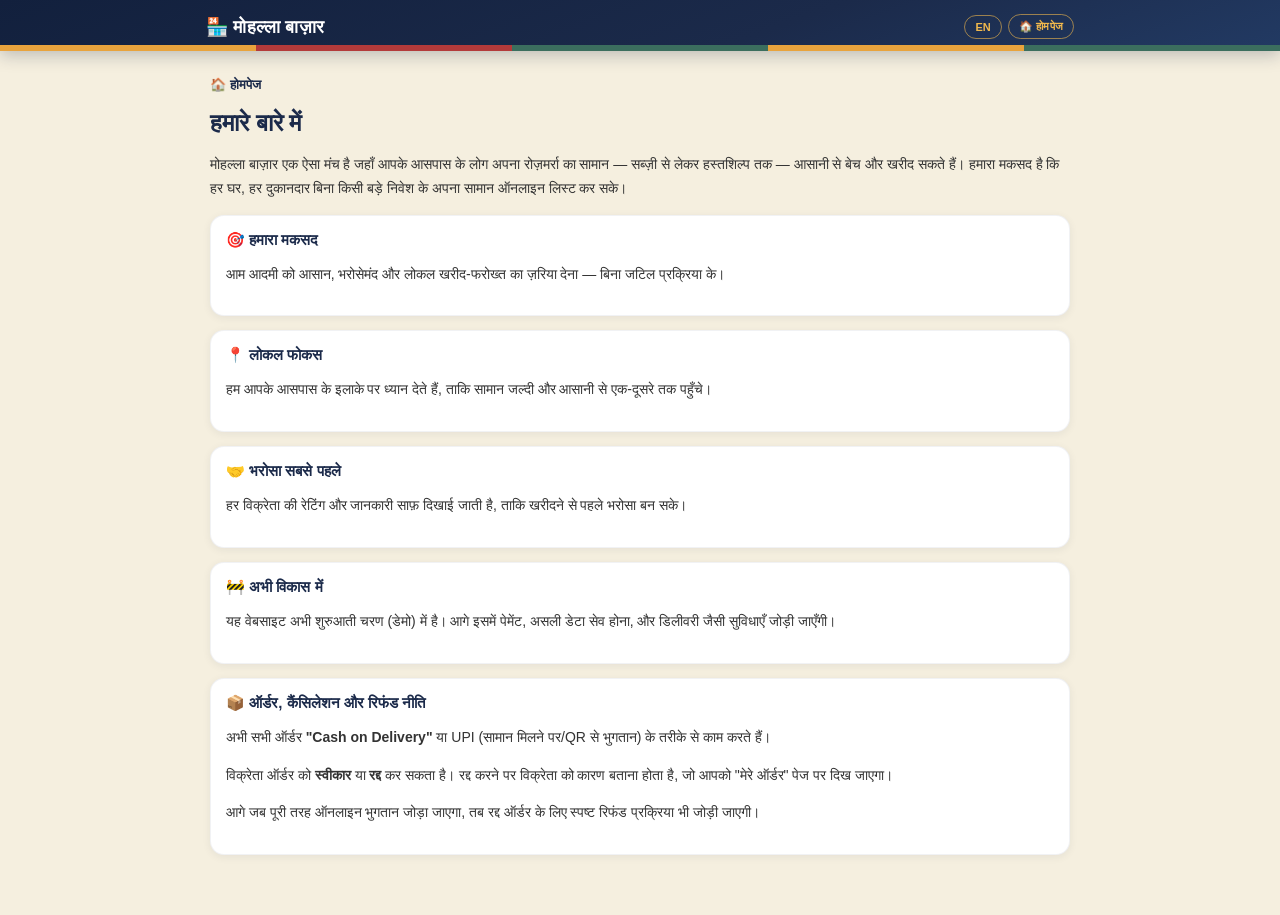
<file: about.html>
<!DOCTYPE html>
<html lang="hi">
<head>
  <meta charset="UTF-8">
  <meta name="viewport" content="width=device-width, initial-scale=1.0">
  <title>हमारे बारे में — मोहल्ला बाज़ार</title>
  <link rel="stylesheet" href="style.css">
</head>
<body>

  <header class="header">
    <div class="header-top">
      <div class="logo">🏪 <span data-i18n="appName">मोहल्ला बाज़ार</span></div>
      <div class="header-links">
        <button type="button" id="langToggleBtn" class="lang-btn">EN</button>
        <a href="index.html" class="about-link" data-i18n="homeLink">🏠 होमपेज</a>
      </div>
    </div>
    <div class="stripe">
      <span style="background:#E8A33D"></span>
      <span style="background:#B33A3A"></span>
      <span style="background:#3B6E5E"></span>
      <span style="background:#E8A33D"></span>
      <span style="background:#3B6E5E"></span>
    </div>
  </header>

  <div class="about-page">
    <a href="index.html" class="back-link" data-i18n="homeLink">← वापस होमपेज पर जाएँ</a>

    <h1 data-i18n="aboutTitle">हमारे बारे में</h1>
    <p data-i18n="aboutIntro">
      मोहल्ला बाज़ार एक ऐसा मंच है जहाँ आपके आसपास के लोग अपना रोज़मर्रा का सामान — सब्ज़ी से लेकर हस्तशिल्प तक — आसानी से बेच और खरीद सकते हैं। हमारा मकसद है कि हर घर, हर दुकानदार बिना किसी बड़े निवेश के अपना सामान ऑनलाइन लिस्ट कर सके।
    </p>

    <div class="about-card">
      <h3 data-i18n="aboutMissionTitle">🎯 हमारा मकसद</h3>
      <p data-i18n="aboutMissionText">आम आदमी को आसान, भरोसेमंद और लोकल खरीद-फरोख्त का ज़रिया देना — बिना जटिल प्रक्रिया के।</p>
    </div>

    <div class="about-card">
      <h3 data-i18n="aboutLocalTitle">📍 लोकल फोकस</h3>
      <p data-i18n="aboutLocalText">हम आपके आसपास के इलाके पर ध्यान देते हैं, ताकि सामान जल्दी और आसानी से एक-दूसरे तक पहुँचे।</p>
    </div>

    <div class="about-card">
      <h3 data-i18n="aboutTrustTitle">🤝 भरोसा सबसे पहले</h3>
      <p data-i18n="aboutTrustText">हर विक्रेता की रेटिंग और जानकारी साफ़ दिखाई जाती है, ताकि खरीदने से पहले भरोसा बन सके।</p>
    </div>

    <div class="about-card">
      <h3 data-i18n="aboutDevTitle">🚧 अभी विकास में</h3>
      <p data-i18n="aboutDevText">यह वेबसाइट अभी शुरुआती चरण (डेमो) में है। आगे इसमें पेमेंट, असली डेटा सेव होना, और डिलीवरी जैसी सुविधाएँ जोड़ी जाएँगी।</p>
    </div>

    <div class="about-card">
      <h3 data-i18n="aboutPolicyTitle">📦 ऑर्डर, कैंसिलेशन और रिफंड नीति</h3>
      <p>
        अभी सभी ऑर्डर <b>"Cash on Delivery"</b> या UPI (सामान मिलने पर/QR से भुगतान) के तरीके से काम करते हैं।
      </p>
      <p>
        विक्रेता ऑर्डर को <b>स्वीकार</b> या <b>रद्द</b> कर सकता है। रद्द करने पर विक्रेता को कारण बताना होता है, जो आपको "मेरे ऑर्डर" पेज पर दिख जाएगा।
      </p>
      <p>
        आगे जब पूरी तरह ऑनलाइन भुगतान जोड़ा जाएगा, तब रद्द ऑर्डर के लिए स्पष्ट रिफंड प्रक्रिया भी जोड़ी जाएगी।
      </p>
    </div>
  </div>

  <script src="translations.js"></script>
  <script>
    document.getElementById("langToggleBtn").addEventListener("click", () => {
      const newLang = window.i18n.getLang() === "hi" ? "en" : "hi";
      window.i18n.setLang(newLang);
      window.i18n.applyTranslations();
    });
    window.i18n.applyTranslations();
  </script>
</body>
</html>
</file>
<file: style.css>
* {
  box-sizing: border-box;
}

body {
  margin: 0;
  font-family: 'Noto Sans Devanagari', 'Noto Sans', sans-serif;
  background-color: #F5EFDF;
  color: #1A1A1A;
}

/* ===== हेडर ===== */
.header {
  background: linear-gradient(160deg, #12203D 0%, #1B2A4A 60%, #223a63 100%);
  color: white;
  position: sticky;
  top: 0;
  z-index: 20;
  box-shadow: 0 4px 16px rgba(18,32,61,0.25);
}

.header-top {
  display: flex;
  align-items: center;
  justify-content: space-between;
  padding: 14px 16px 6px;
  font-weight: 800;
  font-size: 18px;
  letter-spacing: 0.2px;
}

.header-links {
  display: flex;
  gap: 6px;
  align-items: center;
}

.menu-btn {
  background: transparent;
  border: none;
  color: white;
  font-size: 22px;
  padding: 4px 8px;
  margin-right: 4px;
}

.about-link, .seller-link {
  color: #F0B84D;
  text-decoration: none;
  font-size: 11px;
  font-weight: 600;
  border: 1px solid rgba(240,184,77,0.6);
  padding: 5px 10px;
  border-radius: 20px;
  white-space: nowrap;
  transition: background 0.2s ease, transform 0.15s ease;
}

.about-link:active, .seller-link:active {
  background: rgba(240,184,77,0.15);
  transform: scale(0.96);
}

.lang-btn {
  background: transparent;
  border: 1px solid rgba(240,184,77,0.6);
  color: #F0B84D;
  padding: 5px 10px;
  border-radius: 20px;
  font-size: 11px;
  font-weight: 700;
}

.location {
  padding: 0 16px 8px;
  color: #F0B84D;
  font-size: 12px;
  opacity: 0.95;
}

.search-box {
  padding: 0 16px 14px;
}

.search-box input {
  width: 100%;
  padding: 11px 14px;
  border-radius: 12px;
  border: none;
  outline: none;
  font-size: 14px;
  font-family: inherit;
  box-shadow: 0 2px 8px rgba(0,0,0,0.15) inset, 0 2px 6px rgba(0,0,0,0.1);
  transition: box-shadow 0.2s ease;
}

.search-box input:focus {
  box-shadow: 0 0 0 2px #F0B84D;
}

.sort-row {
  padding: 0 16px 12px;
}

.sort-row select {
  width: 100%;
  padding: 9px 12px;
  border-radius: 10px;
  border: none;
  font-size: 13px;
  font-family: inherit;
  color: #1B2A4A;
  font-weight: 600;
}

.stripe {
  display: flex;
  height: 6px;
}

.stripe span {
  flex: 1;
}

/* ===== साइड मेन्यू ===== */
.side-menu-overlay {
  display: none;
  position: fixed;
  inset: 0;
  background: rgba(10,16,30,0.5);
  z-index: 40;
}

.side-menu-overlay.show {
  display: block;
}

.side-menu {
  background: #FAF5EA;
  width: 78%;
  max-width: 300px;
  height: 100%;
  box-shadow: 4px 0 20px rgba(0,0,0,0.2);
  animation: slideInLeft 0.2s ease;
}

@keyframes slideInLeft {
  from { transform: translateX(-100%); }
  to { transform: translateX(0); }
}

.side-menu-header {
  background: #1B2A4A;
  color: white;
  padding: 18px 16px;
  display: flex;
  justify-content: space-between;
  align-items: center;
  font-weight: 800;
  font-size: 16px;
}

.close-menu-btn {
  background: transparent;
  border: none;
  color: white;
  font-size: 18px;
}

.side-menu-item {
  display: block;
  padding: 14px 18px;
  color: #1A1A1A;
  text-decoration: none;
  font-size: 14px;
  font-weight: 500;
  border-bottom: 1px solid rgba(27,42,74,0.08);
}

.side-menu-item:active {
  background: rgba(27,42,74,0.06);
}

/* ===== स्वागत बैनर ===== */
.welcome-banner {
  padding: 14px 16px 6px;
}

.welcome-greeting {
  font-size: 17px;
  font-weight: 800;
  color: #1B2A4A;
}

.welcome-sub {
  font-size: 12px;
  color: rgba(26,26,26,0.55);
  margin-top: 2px;
}

/* ===== श्रेणियाँ (categories) ===== */
.categories {
  display: flex;
  gap: 8px;
  overflow-x: auto;
  padding: 12px;
  background: #F5EFDF;
  border-bottom: 1px solid rgba(27,42,74,0.1);
  scroll-behavior: smooth;
}

.categories::-webkit-scrollbar {
  height: 4px;
}

.categories::-webkit-scrollbar-thumb {
  background: rgba(27,42,74,0.15);
  border-radius: 4px;
}

.cat-btn {
  flex: 0 0 auto;
  display: flex;
  flex-direction: column;
  align-items: center;
  gap: 2px;
  padding: 7px 13px;
  border-radius: 12px;
  border: 1px solid rgba(27,42,74,0.15);
  background: white;
  color: #1B2A4A;
  font-family: inherit;
  font-size: 11px;
  font-weight: 500;
  box-shadow: 0 1px 3px rgba(27,42,74,0.06);
  transition: background 0.2s ease, transform 0.15s ease, box-shadow 0.2s ease;
}

.cat-btn:active {
  transform: scale(0.95);
}

.cat-btn.active {
  background: #1B2A4A;
  color: white;
  border-color: #1B2A4A;
  box-shadow: 0 3px 10px rgba(27,42,74,0.35);
}

.cat-btn .emoji {
  font-size: 16px;
}

/* ===== प्रोडक्ट ग्रिड ===== */
.grid {
  padding: 12px;
  display: grid;
  grid-template-columns: 1fr 1fr;
  gap: 12px;
  padding-bottom: 90px;
}

.card {
  background: white;
  border-radius: 14px;
  overflow: hidden;
  border: 1px solid rgba(27,42,74,0.06);
  text-align: left;
  cursor: pointer;
  box-shadow: 0 2px 8px rgba(27,42,74,0.08);
  transition: transform 0.15s ease, box-shadow 0.2s ease;
  animation: fadeInUp 0.35s ease backwards;
  position: relative;
}

.card:active {
  transform: scale(0.97);
  box-shadow: 0 1px 4px rgba(27,42,74,0.1);
}

.card img {
  width: 100%;
  height: 110px;
  object-fit: cover;
  display: block;
  background: #EDE4D3;
}

.card-body {
  padding: 9px;
}

.card-title {
  font-size: 13px;
  font-weight: 500;
  min-height: 2.3em;
}

.card-price {
  font-weight: 800;
  color: #A8331F;
  font-size: 15px;
  margin-top: 4px;
}

.card-seller {
  font-size: 10px;
  color: rgba(26,26,26,0.5);
  margin-top: 2px;
}

.dist-badge {
  position: relative;
  top: -26px;
  left: 6px;
  display: inline-block;
  background: rgba(18,32,61,0.88);
  color: white;
  font-size: 10px;
  padding: 2px 7px;
  border-radius: 6px;
}

.card-featured-tag {
  position: absolute;
  top: 6px;
  right: 6px;
  background: #F0B84D;
  color: #1B2A4A;
  font-size: 10px;
  font-weight: 700;
  padding: 2px 7px;
  border-radius: 8px;
}

.wishlist-heart {
  position: absolute;
  top: 6px;
  left: 6px;
  background: rgba(255,255,255,0.9);
  border: none;
  width: 30px;
  height: 30px;
  border-radius: 50%;
  font-size: 15px;
  display: flex;
  align-items: center;
  justify-content: center;
  box-shadow: 0 2px 6px rgba(0,0,0,0.15);
}

@keyframes fadeInUp {
  from { opacity: 0; transform: translateY(8px); }
  to { opacity: 1; transform: translateY(0); }
}

/* ===== स्केलेटन लोडिंग ===== */
.skeleton-card {
  cursor: default;
}

.skeleton-img {
  width: 100%;
  height: 110px;
  background: linear-gradient(90deg, #EDE4D3 25%, #F5EFDF 37%, #EDE4D3 63%);
  background-size: 400% 100%;
  animation: shimmer 1.4s ease infinite;
}

.skeleton-line {
  height: 10px;
  border-radius: 4px;
  background: linear-gradient(90deg, #EDE4D3 25%, #F5EFDF 37%, #EDE4D3 63%);
  background-size: 400% 100%;
  animation: shimmer 1.4s ease infinite;
}

@keyframes shimmer {
  0% { background-position: 100% 0; }
  100% { background-position: -100% 0; }
}

/* ===== खाली स्क्रीन ===== */
.empty-state {
  grid-column: 1 / -1;
  text-align: center;
  padding: 50px 20px;
}

.empty-state-emoji {
  font-size: 40px;
  margin-bottom: 10px;
}

.empty-state-title {
  font-weight: 700;
  color: #1B2A4A;
  font-size: 15px;
  margin: 0;
}

.empty-state-sub {
  font-size: 12px;
  color: rgba(26,26,26,0.5);
  margin-top: 4px;
}

/* ===== फ्लोटिंग बटन ===== */
.fab {
  position: fixed;
  bottom: 20px;
  right: 20px;
  width: 58px;
  height: 58px;
  border-radius: 50%;
  background: linear-gradient(160deg, #F0B84D, #DE9A2C);
  color: #1B2A4A;
  border: none;
  font-size: 28px;
  font-weight: bold;
  box-shadow: 0 6px 16px rgba(222,154,44,0.45), 0 2px 4px rgba(0,0,0,0.15);
  transition: transform 0.15s ease, box-shadow 0.2s ease;
}

.fab:active {
  transform: scale(0.92);
  box-shadow: 0 3px 8px rgba(222,154,44,0.4);
}

/* ===== मॉडल / पॉपअप ===== */
.modal-overlay {
  display: none;
  position: fixed;
  inset: 0;
  background: rgba(10,16,30,0.5);
  z-index: 30;
  align-items: flex-end;
  justify-content: center;
  backdrop-filter: blur(2px);
}

.modal-overlay.show {
  display: flex;
}

.modal {
  background: white;
  width: 100%;
  max-width: 480px;
  border-radius: 20px 20px 0 0;
  padding: 18px;
  max-height: 85vh;
  overflow-y: auto;
  box-shadow: 0 -8px 30px rgba(0,0,0,0.2);
  animation: slideUp 0.25s ease;
}

@keyframes slideUp {
  from { transform: translateY(30px); opacity: 0.6; }
  to { transform: translateY(0); opacity: 1; }
}

.modal h2 {
  color: #1B2A4A;
  font-size: 18px;
}

.modal img {
  width: 100%;
  height: 180px;
  object-fit: cover;
  border-radius: 12px;
  background: #EDE4D3;
  box-shadow: 0 4px 12px rgba(27,42,74,0.15);
}

.modal label {
  display: block;
  font-size: 12px;
  color: rgba(26,26,26,0.6);
  margin-top: 10px;
}

.modal input, .modal select {
  width: 100%;
  padding: 11px;
  border-radius: 10px;
  border: 1px solid rgba(27,42,74,0.15);
  font-family: inherit;
  font-size: 14px;
  margin-top: 4px;
  transition: box-shadow 0.2s ease;
}

.modal input:focus, .modal select:focus {
  outline: none;
  box-shadow: 0 0 0 2px #1B2A4A;
}

.order-product-name {
  font-size: 13px;
  color: #A8331F;
  font-weight: 600;
  margin-top: -4px;
}

.btn-primary {
  width: 100%;
  background: linear-gradient(160deg, #F0B84D, #DE9A2C);
  color: #1B2A4A;
  border: none;
  padding: 13px;
  border-radius: 12px;
  font-weight: 800;
  font-size: 15px;
  margin-top: 16px;
  box-shadow: 0 4px 12px rgba(222,154,44,0.35);
  transition: transform 0.15s ease;
}

.btn-primary:active {
  transform: scale(0.97);
}

.btn-secondary {
  width: 100%;
  background: transparent;
  color: rgba(26,26,26,0.5);
  border: none;
  padding: 8px;
  font-size: 13px;
  margin-top: 6px;
}

.btn-secondary-outline {
  flex: 1;
  background: white;
  border: 1.5px solid #1B2A4A;
  color: #1B2A4A;
  padding: 12px;
  border-radius: 12px;
  font-weight: 700;
  font-size: 13px;
}

.detail-btn-row {
  display: flex;
  gap: 8px;
  margin-top: 16px;
}

.detail-btn-row .btn-primary {
  flex: 1;
}

.seller-box {
  display: flex;
  align-items: center;
  gap: 10px;
  background: #F5EFDF;
  border-radius: 12px;
  padding: 10px;
  margin-top: 14px;
}

.seller-avatar {
  width: 40px;
  height: 40px;
  border-radius: 50%;
  background: linear-gradient(160deg, #223a63, #12203D);
  color: white;
  display: flex;
  align-items: center;
  justify-content: center;
  font-weight: bold;
  box-shadow: 0 2px 6px rgba(18,32,61,0.3);
}

.seller-avatar-img {
  width: 40px;
  height: 40px;
  border-radius: 50%;
  object-fit: cover;
  background: #1B2A4A;
}

.seller-info {
  flex: 1;
}

.seller-name {
  font-size: 14px;
  font-weight: 600;
}

.seller-area {
  font-size: 11px;
  color: rgba(26,26,26,0.5);
}

/* ===== गैलरी / ज़ूम ===== */
.gallery-main-wrap {
  position: relative;
}

.gallery-main-wrap img {
  width: 100%;
  height: 180px;
  object-fit: cover;
  border-radius: 12px;
  background: #EDE4D3;
  cursor: zoom-in;
}

.gallery-dots {
  position: absolute;
  bottom: 8px;
  left: 0;
  right: 0;
  display: flex;
  justify-content: center;
  gap: 6px;
}

.gallery-dot {
  width: 8px;
  height: 8px;
  border-radius: 50%;
  background: rgba(255,255,255,0.6);
  border: 1px solid rgba(0,0,0,0.2);
}

.gallery-dot.active {
  background: #F0B84D;
}

.zoom-overlay {
  display: none;
  position: fixed;
  inset: 0;
  background: rgba(0,0,0,0.92);
  z-index: 50;
  align-items: center;
  justify-content: center;
}

.zoom-overlay.show {
  display: flex;
}

.zoom-overlay img {
  max-width: 95%;
  max-height: 85%;
  object-fit: contain;
}

.zoom-close-btn {
  position: absolute;
  top: 20px;
  right: 20px;
  background: rgba(255,255,255,0.15);
  color: white;
  border: none;
  width: 36px;
  height: 36px;
  border-radius: 50%;
  font-size: 18px;
}

/* ===== About पेज ===== */
.about-page {
  max-width: 480px;
  margin: 0 auto;
  padding: 24px 20px 60px;
}

.about-page .back-link {
  color: #1B2A4A;
  text-decoration: none;
  font-size: 13px;
  font-weight: 600;
}

.about-page h1 {
  color: #1B2A4A;
  font-size: 24px;
  margin-top: 16px;
}

.about-page p {
  font-size: 14px;
  line-height: 1.7;
  color: #333;
}

.about-card {
  background: white;
  border-radius: 14px;
  padding: 15px;
  margin-top: 14px;
  border: 1px solid rgba(27,42,74,0.06);
  box-shadow: 0 2px 8px rgba(27,42,74,0.07);
}

.about-card h3 {
  color: #1B2A4A;
  font-size: 15px;
  margin: 0 0 6px;
}

/* ===== विक्रेता डैशबोर्ड / seller-page (साझा) ===== */
.seller-page {
  max-width: 480px;
  margin: 0 auto;
  padding: 20px 16px 60px;
}

.seller-page h1 {
  color: #1B2A4A;
  font-size: 22px;
  margin-bottom: 2px;
}

.seller-note {
  font-size: 12px;
  color: rgba(26,26,26,0.5);
  margin-top: 0;
}

.stat-grid {
  display: grid;
  grid-template-columns: 1fr 1fr;
  gap: 10px;
  margin: 16px 0;
}

.stat-card {
  background: white;
  border-radius: 12px;
  padding: 12px;
  box-shadow: 0 2px 8px rgba(27,42,74,0.07);
  text-align: center;
}

.stat-card.warn {
  background: #FFF6E5;
}

.stat-card.danger {
  background: #FDECEC;
}

.stat-value {
  font-size: 20px;
  font-weight: 800;
  color: #1B2A4A;
}

.stat-label {
  font-size: 11px;
  color: rgba(26,26,26,0.55);
  margin-top: 2px;
}

.section-box {
  background: white;
  border-radius: 14px;
  padding: 16px;
  margin-top: 16px;
  box-shadow: 0 2px 8px rgba(27,42,74,0.07);
}

.section-box h3 {
  color: #1B2A4A;
  font-size: 15px;
  margin: 0 0 10px;
}

.section-box label {
  display: block;
  font-size: 12px;
  color: rgba(26,26,26,0.6);
  margin-top: 12px;
}

.section-box input,
.section-box select {
  display: block;
  width: 100%;
  padding: 11px;
  border-radius: 10px;
  border: 1px solid rgba(27,42,74,0.15);
  font-family: inherit;
  font-size: 14px;
  margin-top: 4px;
  box-sizing: border-box;
}

.section-box input:focus,
.section-box select:focus {
  outline: none;
  box-shadow: 0 0 0 2px #1B2A4A;
}

.empty-note {
  font-size: 13px;
  color: rgba(26,26,26,0.45);
  text-align: center;
  padding: 10px 0;
}

.cat-bar-row {
  display: flex;
  align-items: center;
  gap: 8px;
  margin-bottom: 8px;
  font-size: 12px;
}

.cat-bar-label {
  width: 100px;
  flex-shrink: 0;
  color: #333;
}

.cat-bar-track {
  flex: 1;
  background: #EDE4D3;
  border-radius: 6px;
  height: 10px;
  overflow: hidden;
}

.cat-bar-fill {
  height: 100%;
  background: linear-gradient(90deg, #F0B84D, #DE9A2C);
  border-radius: 6px;
  transition: width 0.4s ease;
}

.cat-bar-count {
  width: 20px;
  text-align: right;
  color: #1B2A4A;
  font-weight: 700;
}

.product-row {
  display: flex;
  align-items: center;
  gap: 10px;
  padding: 10px 0;
  border-bottom: 1px solid rgba(27,42,74,0.08);
}

.product-row:last-child {
  border-bottom: none;
}

.product-row img {
  width: 52px;
  height: 52px;
  border-radius: 10px;
  object-fit: cover;
  background: #EDE4D3;
  flex-shrink: 0;
}

.product-row-info {
  flex: 1;
  min-width: 0;
}

.product-row-title {
  font-size: 13px;
  font-weight: 600;
  color: #1A1A1A;
}

.product-row-price {
  font-size: 12px;
  color: #A8331F;
  font-weight: 700;
}

.warn-text {
  font-size: 11px;
  color: #B8860B;
  font-weight: 600;
}

.danger-text {
  font-size: 11px;
  color: #C0392B;
  font-weight: 600;
}

.product-row-actions {
  display: flex;
  gap: 6px;
}

.mini-btn {
  border: none;
  background: #F5EFDF;
  width: 32px;
  height: 32px;
  border-radius: 8px;
  font-size: 14px;
}

.mini-btn.delete {
  background: #FDECEC;
}

.mini-btn.star-active {
  background: #F0B84D;
}

/* ===== छोटी स्क्रीन ===== */
@media (max-width: 340px) {
  .grid {
    gap: 8px;
    padding: 8px;
  }
  .card-title {
    font-size: 12px;
  }
  .header-top {
    font-size: 15px;
  }
  .about-link, .seller-link {
    font-size: 10px;
    padding: 4px 8px;
  }
}

/* ===== बड़ी स्क्रीन (टैबलेट) ===== */
@media (min-width: 600px) {
  .header-top, .location, .search-box, .categories, .grid, .about-page, .seller-page {
    max-width: 640px;
    margin-left: auto;
    margin-right: auto;
  }
  .grid {
    grid-template-columns: repeat(3, 1fr);
  }
}

/* ===== बहुत बड़ी स्क्रीन (लैपटॉप/डेस्कटॉप) ===== */
@media (min-width: 1000px) {
  .header-top, .location, .search-box, .categories, .grid, .about-page, .seller-page {
    max-width: 900px;
  }
  .grid {
    grid-template-columns: repeat(4, 1fr);
  }
}

/* ===== प्रीमियम कार्ड ===== */
.premium-card {
  background: white;
  border-radius: 14px;
  padding: 16px;
  margin-top: 16px;
  box-shadow: 0 2px 8px rgba(27,42,74,0.07);
  border: 1px solid rgba(27,42,74,0.06);
}

.premium-card.premium-active {
  background: linear-gradient(160deg, #12203D, #223a63);
  color: white;
}

.premium-title {
  font-weight: 800;
  color: #1B2A4A;
  font-size: 15px;
  margin-bottom: 8px;
}

.premium-badge {
  display: inline-block;
  background: #F0B84D;
  color: #1B2A4A;
  font-weight: 800;
  font-size: 13px;
  padding: 5px 12px;
  border-radius: 20px;
  margin-bottom: 8px;
}

.premium-list {
  list-style: none;
  padding: 0;
  margin: 8px 0;
  font-size: 13px;
  line-height: 1.9;
}

.premium-hint {
  font-size: 11px;
  color: rgba(26,26,26,0.4);
  margin-top: 8px;
}

.premium-active .premium-hint {
  color: rgba(255,255,255,0.6);
}

.verified-badge {
  display: inline-block;
  background: #E7F5EC;
  color: #2E7D4F;
  font-size: 11px;
  font-weight: 700;
  padding: 3px 8px;
  border-radius: 20px;
  vertical-align: middle;
  margin-left: 6px;
}

.rating-badge {
  display: inline-block;
  background: #FFF6E5;
  color: #B8860B;
  font-size: 12px;
  font-weight: 700;
  padding: 4px 10px;
  border-radius: 8px;
  margin: 8px 14px 0;
}

.rating-none {
  background: #F5EFDF;
  color: rgba(26,26,26,0.4);
  font-weight: 500;
}

.locked-box {
  background: #F5EFDF;
  border-radius: 10px;
  padding: 14px;
  text-align: center;
  font-size: 13px;
}

.analysis-row {
  display: flex;
  justify-content: space-between;
  font-size: 13px;
  padding: 7px 0;
  border-bottom: 1px solid rgba(27,42,74,0.06);
}

.analysis-row:last-of-type {
  border-bottom: none;
}

.limit-note {
  font-size: 11px;
  color: #B8860B;
  margin: 0 0 10px;
}

.limit-note.ok {
  color: #2E7D4F;
}

.featured-row {
  background: #FFF9EC;
  margin: 0 -8px;
  padding: 10px 8px;
  border-radius: 10px;
}

.featured-tag {
  font-size: 10px;
  background: #F0B84D;
  color: #1B2A4A;
  padding: 1px 6px;
  border-radius: 8px;
  margin-left: 4px;
}

/* ===== फोटो अपलोड ===== */
.file-input {
  display: none;
}

.upload-btn {
  display: inline-block;
  background: #F5EFDF;
  border: 1px dashed rgba(27,42,74,0.35);
  color: #1B2A4A;
  padding: 10px 14px;
  border-radius: 10px;
  font-size: 13px;
  font-weight: 600;
  text-align: center;
  margin-top: 4px;
  cursor: pointer;
}

.img-preview-wrap {
  position: relative;
  margin-top: 10px;
}

.img-preview-wrap img {
  width: 100%;
  max-height: 160px;
  object-fit: cover;
  border-radius: 10px;
  background: #EDE4D3;
}

.logo-preview-wrap img {
  width: 90px;
  height: 90px;
  border-radius: 50%;
  max-height: none;
}

.remove-img-btn {
  position: absolute;
  top: 6px;
  right: 6px;
  background: rgba(0,0,0,0.6);
  color: white;
  border: none;
  border-radius: 20px;
  padding: 4px 10px;
  font-size: 11px;
}

.mini-img-box {
  position: relative;
  display: inline-block;
  margin: 6px 6px 0 0;
}

.mini-img-box img {
  width: 70px;
  height: 70px;
  border-radius: 8px;
  object-fit: cover;
  background: #EDE4D3;
}

.mini-img-box .remove-img-btn {
  top: -6px;
  right: -6px;
}

.multi-img-preview {
  margin-top: 6px;
}

/* ===== दुकान की स्टोरफ्रंट प्रीव्यू ===== */
.storefront-card {
  background: white;
  border-radius: 16px;
  overflow: hidden;
  box-shadow: 0 3px 12px rgba(27,42,74,0.1);
  margin-top: 10px;
}

.storefront-empty {
  padding: 20px;
  text-align: center;
  font-size: 13px;
  color: rgba(26,26,26,0.6);
}

.storefront-banner {
  height: 130px;
  background-size: cover;
  background-position: center;
  background-color: #1B2A4A;
  position: relative;
}

.storefront-banner::after {
  content: "";
  position: absolute;
  inset: 0;
  background: linear-gradient(to top, rgba(0,0,0,0.75) 0%, rgba(0,0,0,0.15) 55%, rgba(0,0,0,0) 100%);
}

.storefront-body {
  display: flex;
  align-items: flex-end;
  gap: 10px;
  padding: 0 14px;
  margin-top: -40px;
  position: relative;
}

.storefront-logo {
  width: 74px;
  height: 74px;
  border-radius: 16px;
  object-fit: cover;
  border: 3px solid white;
  background: #EDE4D3;
  box-shadow: 0 2px 8px rgba(27,42,74,0.2);
  flex-shrink: 0;
}

.storefront-info {
  padding-bottom: 6px;
  color: white;
  min-width: 0;
}

.storefront-name {
  font-size: 17px;
  font-weight: 800;
  text-shadow: 0 1px 4px rgba(0,0,0,0.45);
}

.storefront-owner {
  font-size: 12px;
  opacity: 0.9;
  margin-top: 2px;
  text-shadow: 0 1px 3px rgba(0,0,0,0.4);
}

.storefront-area {
  font-size: 11px;
  opacity: 0.8;
  margin-top: 1px;
  text-shadow: 0 1px 3px rgba(0,0,0,0.4);
}

.shop-id-badge {
  display: inline-block;
  background: #F5EFDF;
  color: #1B2A4A;
  font-size: 11px;
  font-weight: 600;
  padding: 4px 10px;
  border-radius: 8px;
  margin: 12px 14px 0;
}

.storefront-desc {
  font-size: 13px;
  color: rgba(26,26,26,0.75);
  padding: 0 14px;
  margin: 10px 0 0;
  line-height: 1.5;
}

.storefront-address-box {
  background: #F5EFDF;
  border-radius: 10px;
  padding: 10px 12px;
  margin: 12px 14px 0;
  font-size: 12px;
  color: rgba(26,26,26,0.7);
}

.storefront-address-box span {
  font-weight: 700;
  color: #1B2A4A;
  display: block;
  margin-bottom: 2px;
}

.storefront-stats {
  display: flex;
  justify-content: space-around;
  text-align: center;
  padding: 14px;
  margin-top: 10px;
  border-top: 1px solid rgba(27,42,74,0.08);
}

.storefront-stats div b {
  display: block;
  font-size: 15px;
  color: #1B2A4A;
}

.storefront-stats div span {
  display: block;
  font-size: 10px;
  color: rgba(26,26,26,0.5);
  margin-top: 2px;
}

.storefront-contact {
  padding: 0 14px 16px;
  font-size: 13px;
  font-weight: 600;
  color: #1B2A4A;
}

/* ===== टैब बार (order-tabs) — admin/orders/sellers सब जगह इस्तेमाल होता है ===== */
.order-tabs {
  display: flex;
  gap: 8px;
  overflow-x: auto;
  padding: 4px 0 14px;
  scroll-behavior: smooth;
}

.order-tabs::-webkit-scrollbar {
  height: 4px;
}

.order-tab {
  flex: 0 0 auto;
  padding: 8px 14px;
  border-radius: 20px;
  border: 1px solid rgba(27,42,74,0.15);
  background: white;
  color: #1B2A4A;
  font-family: inherit;
  font-size: 12px;
  font-weight: 600;
  white-space: nowrap;
  transition: background 0.2s ease, transform 0.15s ease;
}

.order-tab:active {
  transform: scale(0.96);
}

.order-tab.active {
  background: #1B2A4A;
  color: white;
  border-color: #1B2A4A;
}

/* ===== मशहूर दुकानें (होमपेज पर) ===== */
.see-all-shops-row {
  display: flex;
  align-items: center;
  justify-content: space-between;
  padding: 4px 16px 0;
}

.see-all-shops-row h2 {
  font-size: 15px;
  color: #1B2A4A;
  margin: 0;
}

.see-all-shops-link {
  font-size: 12px;
  font-weight: 600;
  color: #A8331F;
  text-decoration: none;
  white-space: nowrap;
}

.famous-sellers-row {
  display: flex;
  gap: 12px;
  overflow-x: auto;
  padding: 12px 16px 18px;
  scroll-behavior: smooth;
}

.famous-sellers-row::-webkit-scrollbar {
  height: 4px;
}

.seller-mini-card {
  flex: 0 0 auto;
  width: 84px;
  text-align: center;
  cursor: pointer;
  background: none;
  border: none;
  font-family: inherit;
  padding: 0;
}

.seller-mini-card img {
  width: 64px;
  height: 64px;
  border-radius: 50%;
  object-fit: cover;
  background: #EDE4D3;
  border: 2px solid white;
  box-shadow: 0 2px 8px rgba(27,42,74,0.15);
}

.seller-mini-card .seller-mini-name {
  font-size: 11px;
  font-weight: 600;
  color: #1B2A4A;
  margin-top: 6px;
  white-space: nowrap;
  overflow: hidden;
  text-overflow: ellipsis;
}

.seller-mini-card .seller-mini-area {
  font-size: 9px;
  color: rgba(26,26,26,0.5);
  white-space: nowrap;
  overflow: hidden;
  text-overflow: ellipsis;
}

/* ===== दुकानें डायरेक्टरी (sellers.html) ===== */
.seller-list-card {
  display: flex;
  align-items: center;
  gap: 12px;
  background: white;
  border-radius: 14px;
  padding: 12px;
  margin-bottom: 10px;
  box-shadow: 0 2px 8px rgba(27,42,74,0.07);
  cursor: pointer;
}

.seller-list-card img {
  width: 54px;
  height: 54px;
  border-radius: 12px;
  object-fit: cover;
  background: #EDE4D3;
  flex-shrink: 0;
}

.seller-list-info {
  flex: 1;
  min-width: 0;
}

.seller-list-name {
  font-size: 14px;
  font-weight: 700;
  color: #1B2A4A;
}

.seller-list-area {
  font-size: 11px;
  color: rgba(26,26,26,0.5);
  margin-top: 2px;
}

.follow-btn {
  flex-shrink: 0;
  background: white;
  border: 1.5px solid #1B2A4A;
  color: #1B2A4A;
  font-size: 11px;
  font-weight: 700;
  padding: 7px 12px;
  border-radius: 20px;
  font-family: inherit;
}

.follow-btn.following {
  background: #1B2A4A;
  color: white;
}

/* ===== दुकान पेज (shop.html) ===== */
.shop-header-actions {
  display: flex;
  gap: 8px;
  padding: 14px 14px 0;
}

.shop-header-actions .follow-btn {
  flex: 1;
  padding: 10px;
  font-size: 13px;
  text-align: center;
}

.shop-header-actions .shop-chat-btn {
  flex: 1;
  background: #1B2A4A;
  color: white;
  border: none;
  border-radius: 20px;
  padding: 10px;
  font-size: 13px;
  font-weight: 700;
  text-align: center;
  text-decoration: none;
  font-family: inherit;

}
</file>
